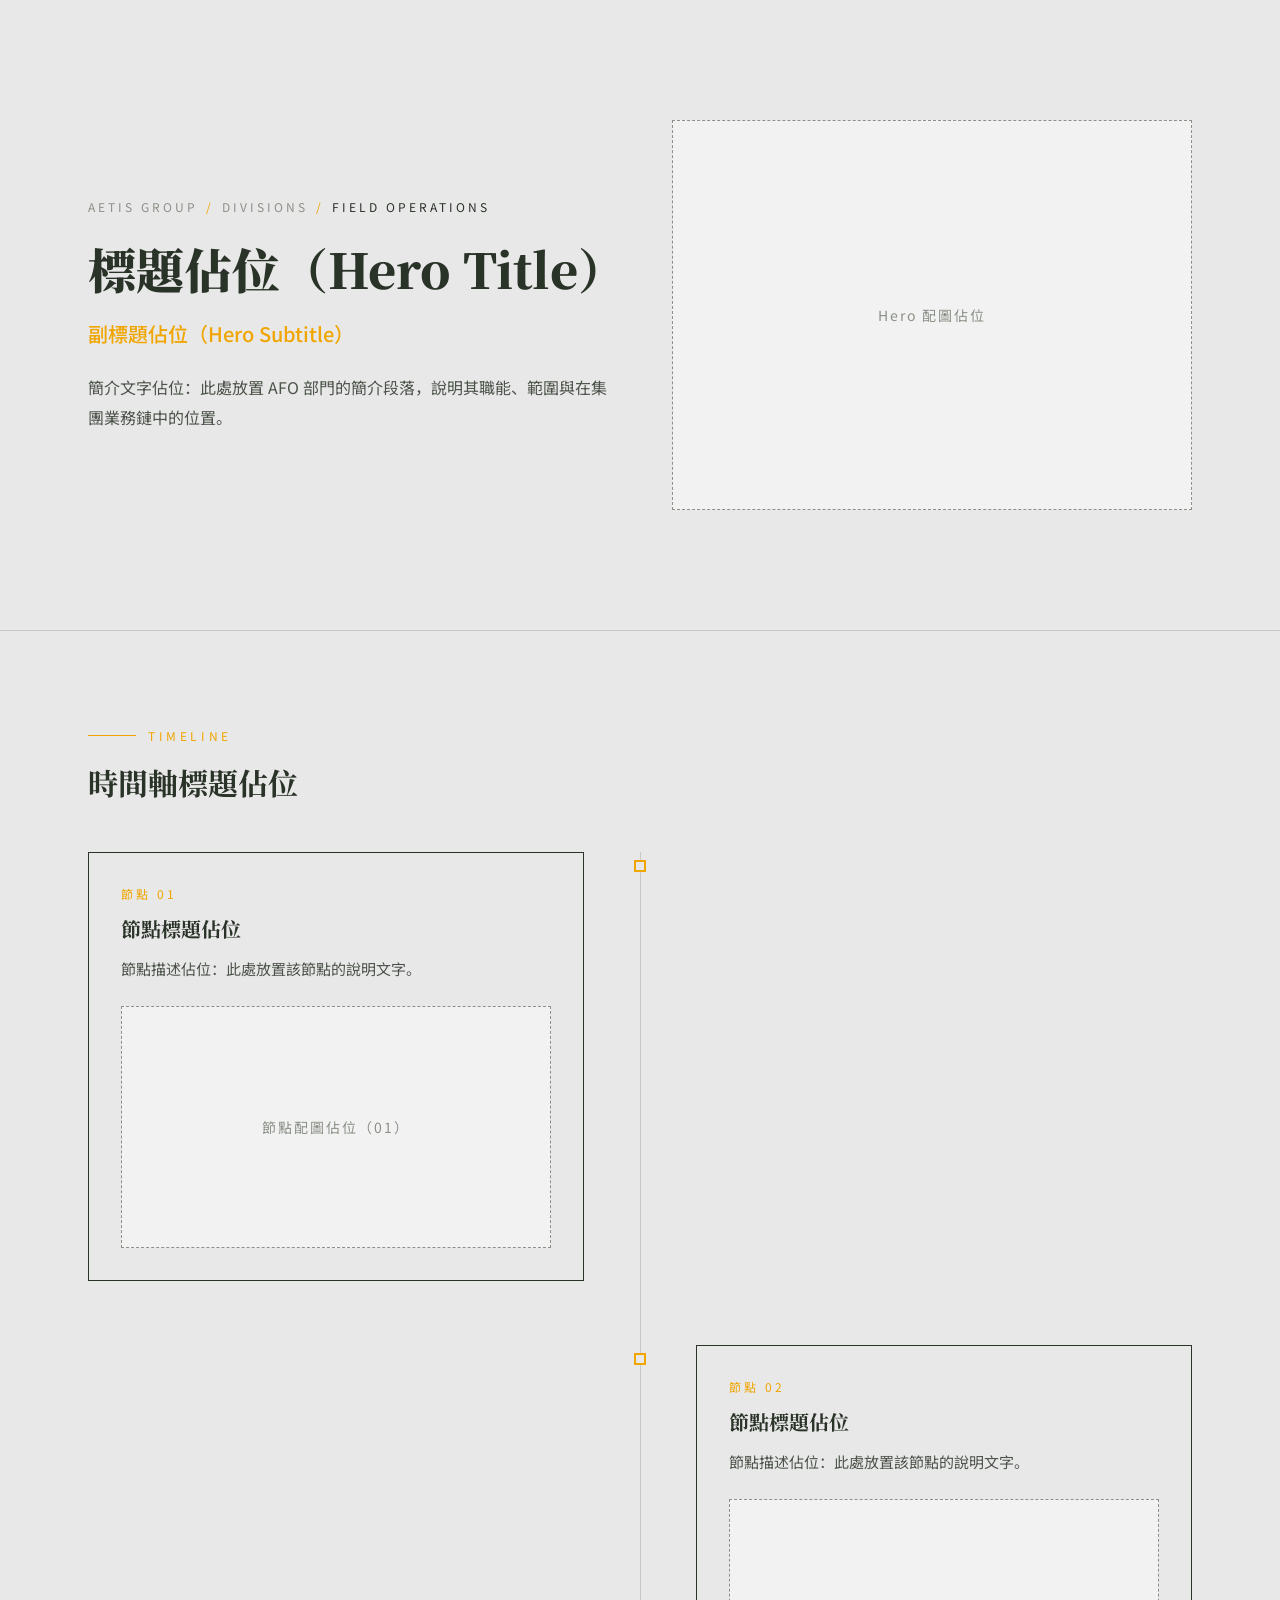
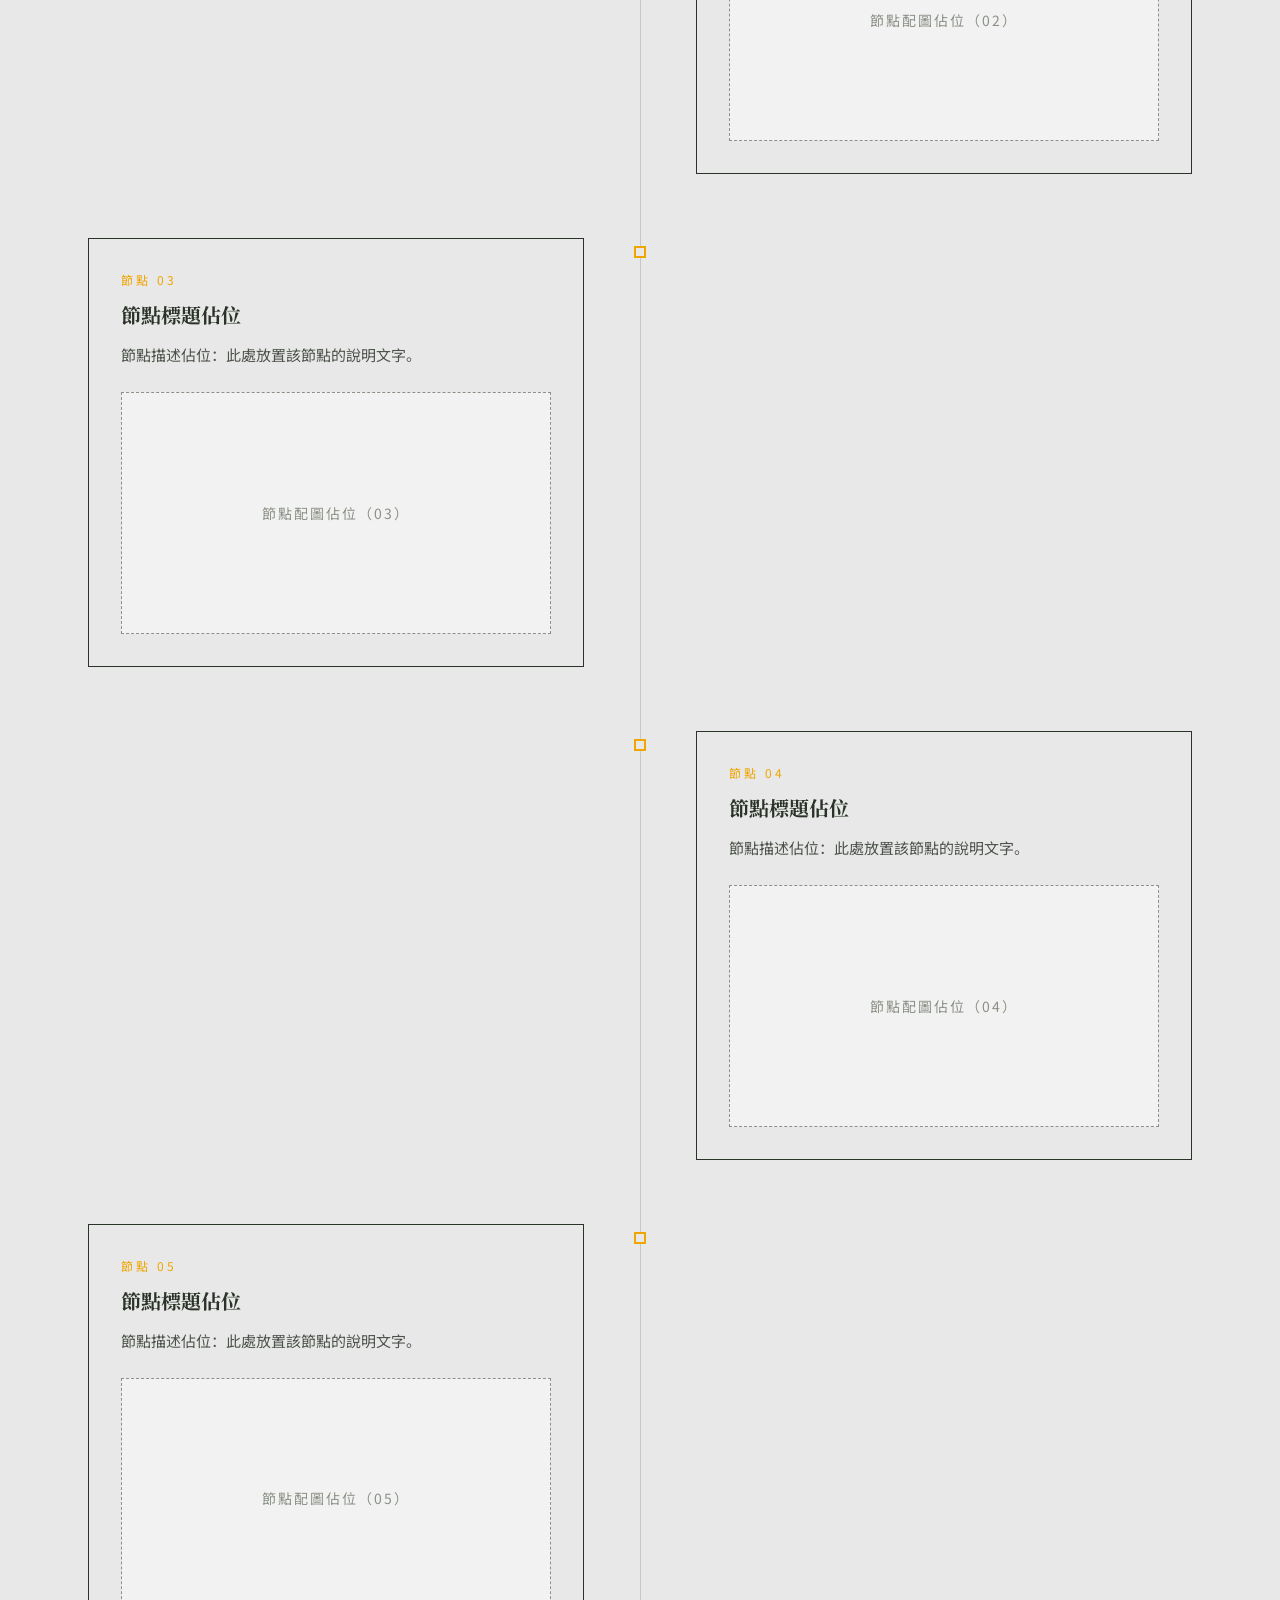
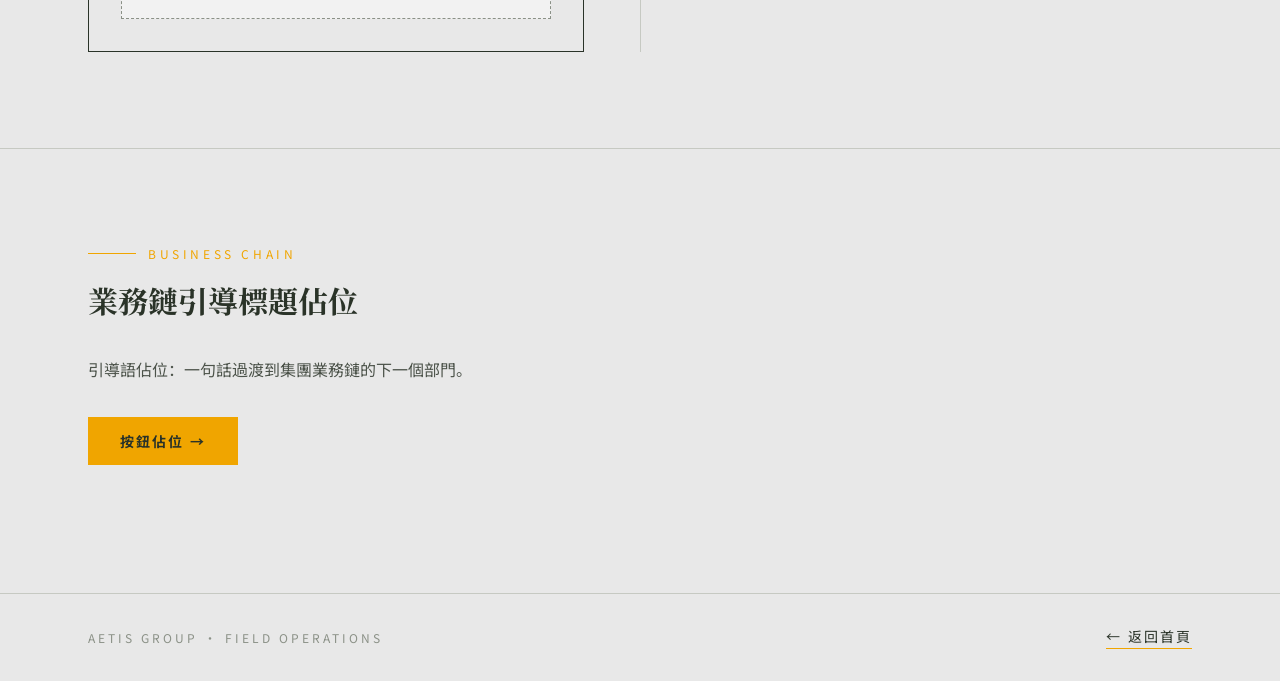
<file: afo.html>
<!doctype html>
<html lang="zh-Hant">
  <head>
    <meta charset="UTF-8" />
    <meta name="viewport" content="width=device-width, initial-scale=1.0" />
    <link rel="preconnect" href="https://fonts.googleapis.com" />
    <link rel="preconnect" href="https://fonts.gstatic.com" crossorigin />
    <link
      href="https://fonts.googleapis.com/css2?family=Noto+Sans+SC:wght@400;500;700&family=Noto+Serif+SC:wght@600;700;900&display=swap"
      rel="stylesheet"
    />
    <title>AETIS Field Operations</title>
    <style>
      :root {
        --bg: #e8e8e8;
        --main: #2a3328;
        --accent: #f0a500;
        --gray-dark: #4c534a;
        --gray-mid: #8b9187;
        --gray-line: #c6c9c2;
      }

      * {
        margin: 0;
        padding: 0;
        box-sizing: border-box;
        border-radius: 0;
      }

      body {
        background: var(--bg);
        color: var(--gray-dark);
        font-family: 'Noto Sans SC', -apple-system, BlinkMacSystemFont, 'Segoe UI', sans-serif;
      }

      .container {
        max-width: 72rem;
        margin: 0 auto;
        padding: 0 1.5rem;
      }

      section {
        padding: 6rem 0;
      }

      .section-label {
        display: flex;
        align-items: center;
        gap: 0.75rem;
        font-size: 0.75rem;
        letter-spacing: 0.3em;
        text-transform: uppercase;
        color: var(--accent);
      }

      .section-label::before {
        content: '';
        display: inline-block;
        width: 3rem;
        height: 1px;
        background: var(--accent);
      }

      .section-title {
        margin-top: 1rem;
        font-family: 'Noto Serif SC', Georgia, serif;
        font-size: 1.875rem;
        font-weight: 700;
        color: var(--main);
      }

      /* ---------- Hero ---------- */

      .hero {
        min-height: 70vh;
        display: flex;
        align-items: center;
      }

      .hero-grid {
        display: grid;
        grid-template-columns: 1fr;
        gap: 4rem;
        align-items: center;
      }

      @media (min-width: 768px) {
        .hero-grid {
          grid-template-columns: 1fr 1fr;
        }
      }

      .hero-crumb {
        font-size: 0.75rem;
        letter-spacing: 0.25em;
        text-transform: uppercase;
        color: var(--gray-mid);
      }

      .hero-crumb .sep {
        color: var(--accent);
        margin: 0 0.5rem;
      }

      .hero-crumb .current {
        color: var(--main);
      }

      .hero-title {
        margin-top: 1.5rem;
        font-family: 'Noto Serif SC', Georgia, serif;
        font-size: 3rem;
        font-weight: 900;
        line-height: 1.25;
        color: var(--main);
      }

      .hero-sub {
        margin-top: 1.25rem;
        font-size: 1.25rem;
        font-weight: 500;
        color: var(--accent);
      }

      .hero-body {
        margin-top: 1.5rem;
        max-width: 34rem;
        font-size: 1rem;
        line-height: 1.9;
        color: var(--gray-dark);
      }

      .placeholder-box {
        aspect-ratio: 4 / 3;
        width: 100%;
        display: flex;
        align-items: center;
        justify-content: center;
        border: 1px dashed var(--gray-mid);
        background: rgba(255, 255, 255, 0.4);
        font-size: 0.875rem;
        letter-spacing: 0.15em;
        color: var(--gray-mid);
        text-align: center;
        padding: 1rem;
      }

      /* ---------- 垂直時間軸 ---------- */

      .timeline-sec {
        border-top: 1px solid var(--gray-line);
      }

      .timeline {
        position: relative;
        margin-top: 3rem;
      }

      .timeline::before {
        content: '';
        position: absolute;
        top: 0;
        bottom: 0;
        left: 1.25rem;
        width: 1px;
        background: var(--gray-line);
      }

      .tl-item {
        position: relative;
        padding-left: 3.5rem;
        padding-bottom: 3rem;
      }

      .tl-item:last-child {
        padding-bottom: 0;
      }

      .tl-dot {
        position: absolute;
        top: 0.5rem;
        left: 1.25rem;
        width: 0.75rem;
        height: 0.75rem;
        background: var(--bg);
        border: 2px solid var(--accent);
        transform: translateX(-50%);
      }

      .tl-card {
        border: 1px solid var(--main);
        padding: 2rem;
      }

      .tl-index {
        font-size: 0.75rem;
        letter-spacing: 0.25em;
        text-transform: uppercase;
        color: var(--accent);
      }

      .tl-title {
        margin-top: 0.75rem;
        font-family: 'Noto Serif SC', Georgia, serif;
        font-size: 1.25rem;
        font-weight: 700;
        color: var(--main);
      }

      .tl-desc {
        margin-top: 0.75rem;
        font-size: 0.9375rem;
        line-height: 1.8;
        color: var(--gray-dark);
      }

      .tl-img {
        margin-top: 1.5rem;
        aspect-ratio: 16 / 9;
      }

      @media (min-width: 768px) {
        .timeline::before {
          left: 50%;
        }

        .tl-item {
          width: 50%;
          padding-left: 0;
          padding-bottom: 4rem;
        }

        .tl-item:nth-child(odd) {
          padding-right: 3.5rem;
        }

        .tl-item:nth-child(odd) .tl-dot {
          left: auto;
          right: 0;
          transform: translateX(50%);
        }

        .tl-item:nth-child(even) {
          margin-left: 50%;
          padding-left: 3.5rem;
        }

        .tl-item:nth-child(even) .tl-dot {
          left: 0;
          transform: translateX(-50%);
        }
      }

      /* ---------- 底部引導 ---------- */

      .cta {
        border-top: 1px solid var(--gray-line);
        padding-bottom: 8rem;
      }

      .cta-text {
        margin-top: 2rem;
        max-width: 40rem;
        font-size: 1rem;
        line-height: 1.9;
        color: var(--gray-dark);
      }

      .cta-btn {
        margin-top: 2rem;
        display: inline-flex;
        align-items: center;
        gap: 0.5rem;
        background: var(--accent);
        color: var(--main);
        font-weight: 700;
        padding: 0.875rem 2rem;
        font-size: 0.875rem;
        letter-spacing: 0.15em;
        text-decoration: none;
        transition: opacity 0.2s ease;
      }

      .cta-btn:hover {
        opacity: 0.85;
      }

      /* ---------- 頁腳 ---------- */

      .footer {
        border-top: 1px solid var(--gray-line);
        padding: 2rem 0;
      }

      .footer .container {
        display: flex;
        justify-content: space-between;
        align-items: center;
        gap: 1rem;
        flex-wrap: wrap;
      }

      .footer a {
        color: var(--main);
        font-size: 0.875rem;
        letter-spacing: 0.15em;
        text-decoration: none;
        border-bottom: 1px solid var(--accent);
        padding-bottom: 0.125rem;
      }

      .footer span {
        font-size: 0.75rem;
        letter-spacing: 0.25em;
        color: var(--gray-mid);
      }
    </style>
  </head>
  <body>
    <!-- 01 Hero -->
    <section class="hero">
      <div class="container">
        <div class="hero-grid">
          <div>
            <div class="hero-crumb">
              AETIS GROUP<span class="sep">/</span>DIVISIONS<span class="sep">/</span><span class="current">FIELD OPERATIONS</span>
            </div>
            <h1 class="hero-title">標題佔位（Hero Title）</h1>
            <p class="hero-sub">副標題佔位（Hero Subtitle）</p>
            <p class="hero-body">簡介文字佔位：此處放置 AFO 部門的簡介段落，說明其職能、範圍與在集團業務鏈中的位置。</p>
          </div>
          <div class="placeholder-box">Hero 配圖佔位</div>
        </div>
      </div>
    </section>

    <!-- 02 垂直時間軸 -->
    <section class="timeline-sec">
      <div class="container">
        <div class="section-label">Timeline</div>
        <h2 class="section-title">時間軸標題佔位</h2>

        <div class="timeline">
          <!-- 節點 01 -->
          <div class="tl-item">
            <span class="tl-dot" aria-hidden></span>
            <div class="tl-card">
              <div class="tl-index">節點 01</div>
              <h3 class="tl-title">節點標題佔位</h3>
              <p class="tl-desc">節點描述佔位：此處放置該節點的說明文字。</p>
              <div class="placeholder-box tl-img">節點配圖佔位（01）</div>
            </div>
          </div>

          <!-- 節點 02 -->
          <div class="tl-item">
            <span class="tl-dot" aria-hidden></span>
            <div class="tl-card">
              <div class="tl-index">節點 02</div>
              <h3 class="tl-title">節點標題佔位</h3>
              <p class="tl-desc">節點描述佔位：此處放置該節點的說明文字。</p>
              <div class="placeholder-box tl-img">節點配圖佔位（02）</div>
            </div>
          </div>

          <!-- 節點 03 -->
          <div class="tl-item">
            <span class="tl-dot" aria-hidden></span>
            <div class="tl-card">
              <div class="tl-index">節點 03</div>
              <h3 class="tl-title">節點標題佔位</h3>
              <p class="tl-desc">節點描述佔位：此處放置該節點的說明文字。</p>
              <div class="placeholder-box tl-img">節點配圖佔位（03）</div>
            </div>
          </div>

          <!-- 節點 04 -->
          <div class="tl-item">
            <span class="tl-dot" aria-hidden></span>
            <div class="tl-card">
              <div class="tl-index">節點 04</div>
              <h3 class="tl-title">節點標題佔位</h3>
              <p class="tl-desc">節點描述佔位：此處放置該節點的說明文字。</p>
              <div class="placeholder-box tl-img">節點配圖佔位（04）</div>
            </div>
          </div>

          <!-- 節點 05 -->
          <div class="tl-item">
            <span class="tl-dot" aria-hidden></span>
            <div class="tl-card">
              <div class="tl-index">節點 05</div>
              <h3 class="tl-title">節點標題佔位</h3>
              <p class="tl-desc">節點描述佔位：此處放置該節點的說明文字。</p>
              <div class="placeholder-box tl-img">節點配圖佔位（05）</div>
            </div>
          </div>
        </div>
      </div>
    </section>

    <!-- 03 底部引導 -->
    <section class="cta">
      <div class="container">
        <div class="section-label">Business Chain</div>
        <h2 class="section-title">業務鏈引導標題佔位</h2>
        <p class="cta-text">引導語佔位：一句話過渡到集團業務鏈的下一個部門。</p>
        <!-- TODO: 填入下一個部門頁鏈接 -->
        <a class="cta-btn" href="#">按鈕佔位 →</a>
      </div>
    </section>

    <!-- 頁腳 -->
    <footer class="footer">
      <div class="container">
        <span>AETIS GROUP · FIELD OPERATIONS</span>
        <a href="/">← 返回首頁</a>
      </div>
    </footer>
  </body>
</html>
</file>
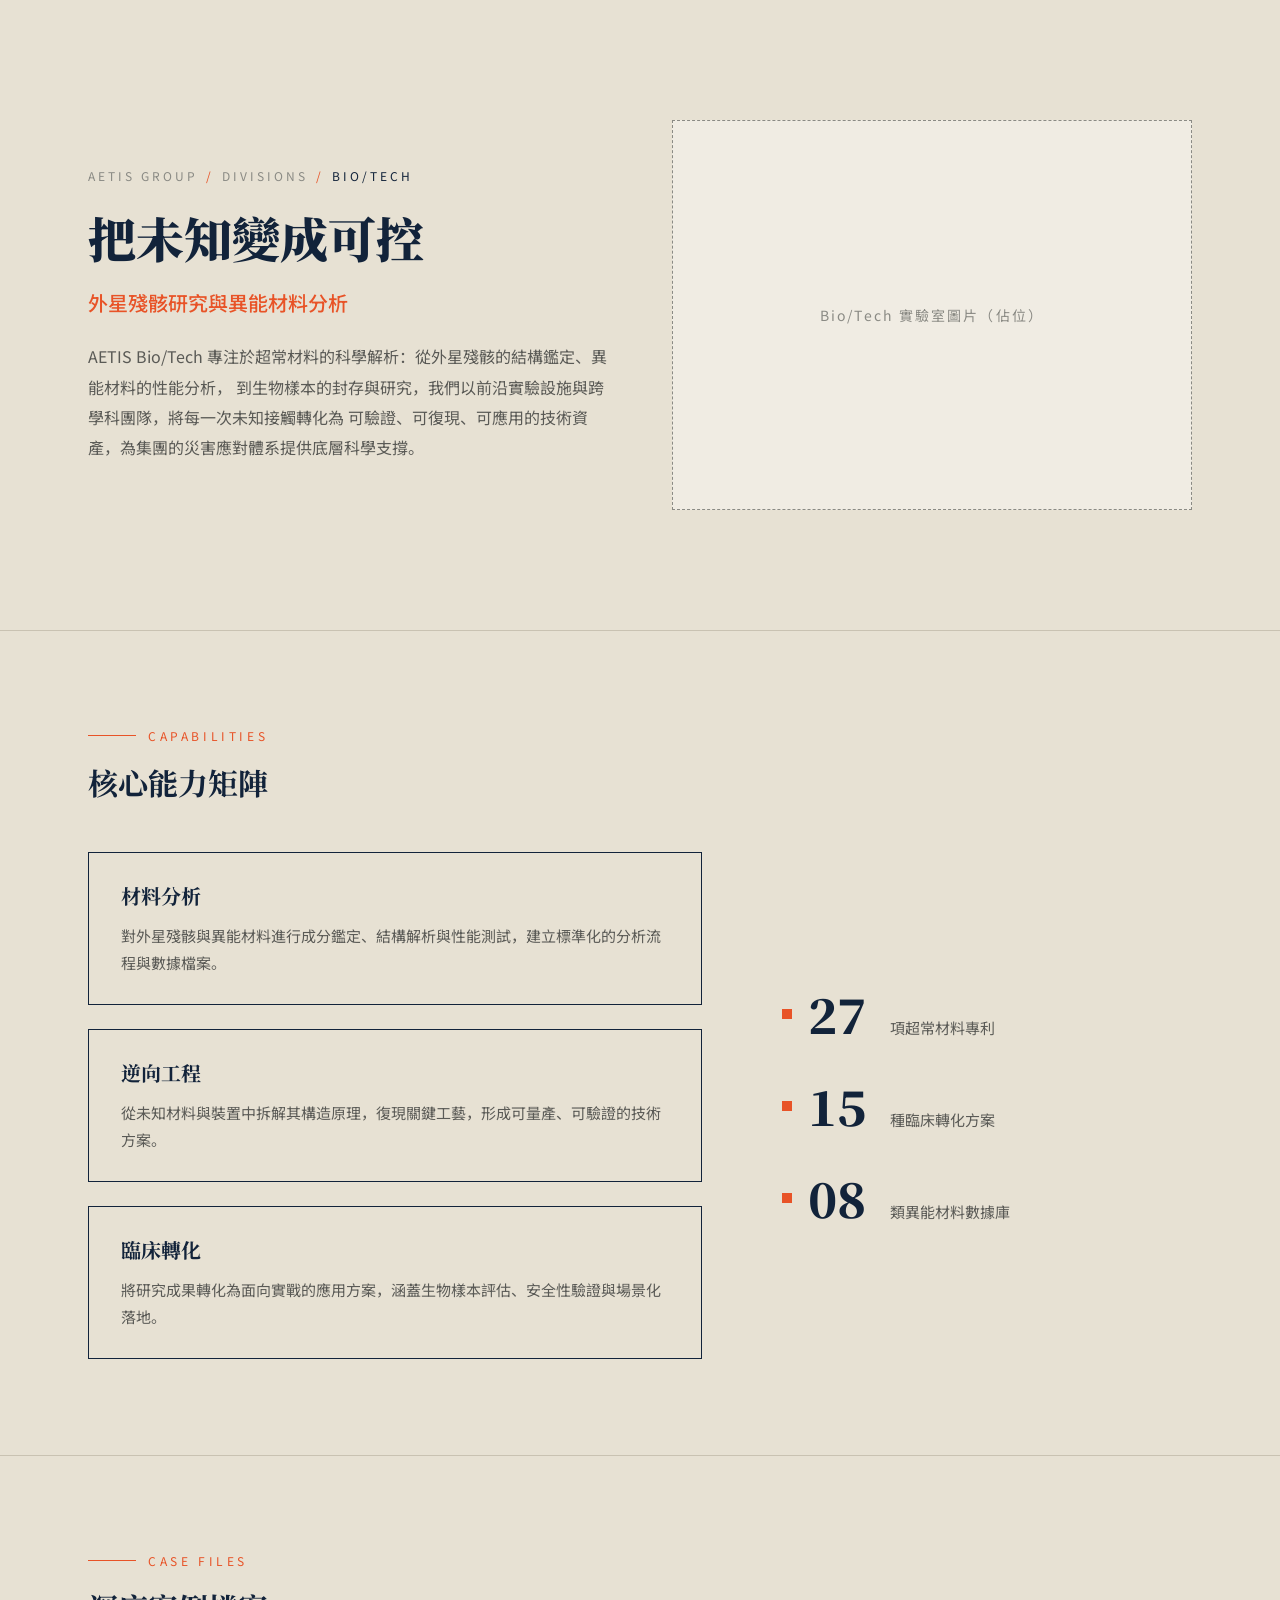
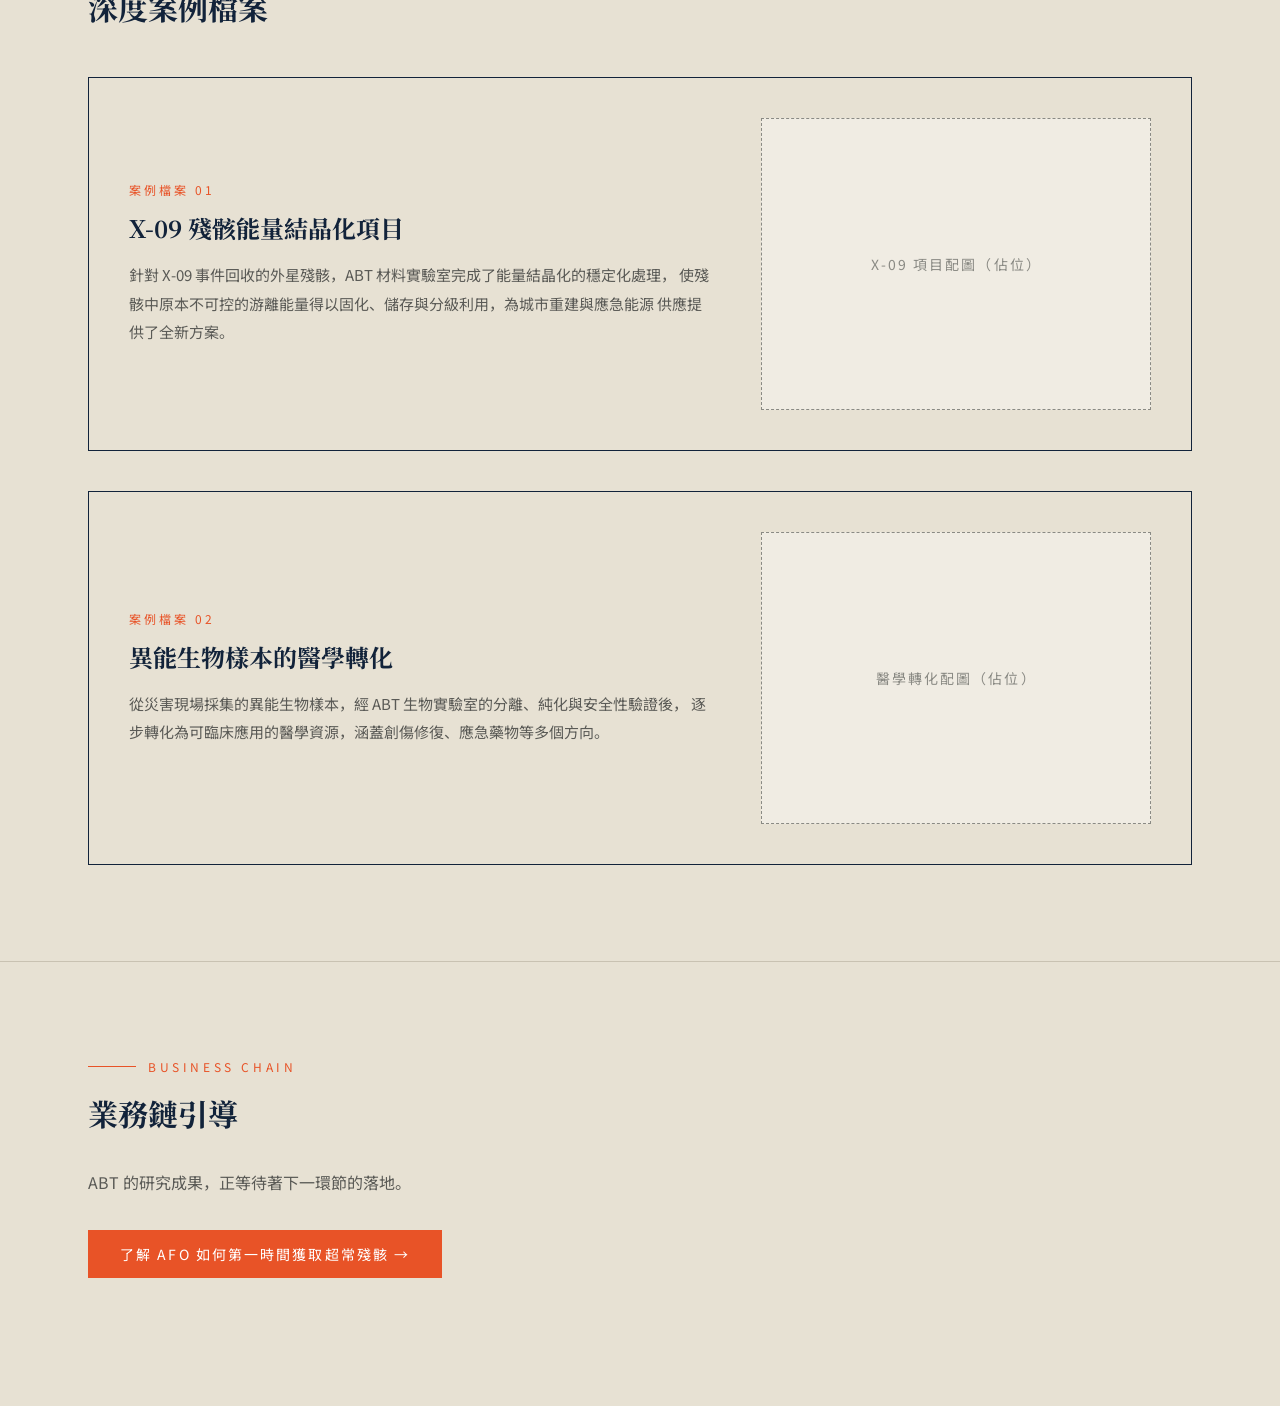
<file: bio-tech.html>
<!doctype html>
<html lang="zh-Hant">
  <head>
    <meta charset="UTF-8" />
    <meta name="viewport" content="width=device-width, initial-scale=1.0" />
    <link rel="preconnect" href="https://fonts.googleapis.com" />
    <link rel="preconnect" href="https://fonts.gstatic.com" crossorigin />
    <link
      href="https://fonts.googleapis.com/css2?family=Noto+Sans+SC:wght@400;500;700&family=Noto+Serif+SC:wght@600;700;900&display=swap"
      rel="stylesheet"
    />
    <title>AETIS Bio/Tech</title>
    <style>
      :root {
        --bg: #e7e1d3;
        --main: #12233a;
        --accent: #e85327;
        --gray-dark: #5a5a56;
        --gray-mid: #8a8a84;
        --gray-line: #c9c2b2;
      }

      * {
        margin: 0;
        padding: 0;
        box-sizing: border-box;
        border-radius: 0;
      }

      body {
        background: var(--bg);
        color: var(--gray-dark);
        font-family: 'Noto Sans SC', -apple-system, BlinkMacSystemFont, 'Segoe UI', sans-serif;
      }

      .serif {
        font-family: 'Noto Serif SC', Georgia, 'Times New Roman', serif;
      }

      .container {
        max-width: 72rem;
        margin: 0 auto;
        padding: 0 1.5rem;
      }

      section {
        padding: 6rem 0;
      }

      .section-label {
        display: flex;
        align-items: center;
        gap: 0.75rem;
        font-size: 0.75rem;
        letter-spacing: 0.3em;
        text-transform: uppercase;
        color: var(--accent);
      }

      .section-label::before {
        content: '';
        display: inline-block;
        width: 3rem;
        height: 1px;
        background: var(--accent);
      }

      .section-title {
        margin-top: 1rem;
        font-family: 'Noto Serif SC', Georgia, serif;
        font-size: 1.875rem;
        font-weight: 700;
        color: var(--main);
      }

      /* ---------- 区块占位框架 ---------- */

      .hero {
        min-height: 70vh;
        display: flex;
        align-items: center;
      }

      .hero-grid {
        display: grid;
        grid-template-columns: 1fr;
        gap: 4rem;
        align-items: center;
      }

      @media (min-width: 768px) {
        .hero-grid {
          grid-template-columns: 1fr 1fr;
        }
      }

      .hero-crumb {
        font-size: 0.75rem;
        letter-spacing: 0.25em;
        text-transform: uppercase;
        color: var(--gray-mid);
      }

      .hero-crumb .sep {
        color: var(--accent);
        margin: 0 0.5rem;
      }

      .hero-crumb .current {
        color: var(--main);
      }

      .hero-title {
        margin-top: 1.5rem;
        font-family: 'Noto Serif SC', Georgia, serif;
        font-size: 3rem;
        font-weight: 900;
        line-height: 1.25;
        color: var(--main);
      }

      .hero-sub {
        margin-top: 1.25rem;
        font-size: 1.25rem;
        font-weight: 500;
        color: var(--accent);
      }

      .hero-body {
        margin-top: 1.5rem;
        max-width: 34rem;
        font-size: 1rem;
        line-height: 1.9;
        color: var(--gray-dark);
      }

      .placeholder-box {
        aspect-ratio: 4 / 3;
        width: 100%;
        display: flex;
        align-items: center;
        justify-content: center;
        border: 1px dashed var(--gray-mid);
        background: rgba(255, 255, 255, 0.35);
        font-size: 0.875rem;
        letter-spacing: 0.15em;
        color: var(--gray-mid);
        text-align: center;
        padding: 1rem;
      }

      .matrix {
        border-top: 1px solid var(--gray-line);
      }

      .cases {
        border-top: 1px solid var(--gray-line);
      }

      .cta {
        border-top: 1px solid var(--gray-line);
        padding-bottom: 8rem;
      }

      /* ---------- 深度案例檔案 ---------- */

      .case-list {
        margin-top: 3rem;
        display: flex;
        flex-direction: column;
        gap: 2.5rem;
      }

      .case-card {
        display: grid;
        grid-template-columns: 1fr;
        gap: 2rem;
        align-items: center;
        border: 1px solid var(--main);
        padding: 2.5rem;
      }

      @media (min-width: 768px) {
        .case-card {
          grid-template-columns: 3fr 2fr;
          gap: 3rem;
        }
      }

      .case-index {
        font-size: 0.75rem;
        letter-spacing: 0.25em;
        text-transform: uppercase;
        color: var(--accent);
      }

      .case-card h3 {
        margin-top: 0.75rem;
        font-family: 'Noto Serif SC', Georgia, serif;
        font-size: 1.5rem;
        font-weight: 700;
        color: var(--main);
      }

      .case-card p {
        margin-top: 1rem;
        font-size: 0.9375rem;
        line-height: 1.9;
        color: var(--gray-dark);
      }

      /* ---------- 業務鏈引導 ---------- */

      .cta-text {
        margin-top: 2rem;
        max-width: 40rem;
        font-size: 1rem;
        line-height: 1.9;
        color: var(--gray-dark);
      }

      .cta-btn {
        margin-top: 2rem;
        display: inline-flex;
        align-items: center;
        gap: 0.5rem;
        background: var(--accent);
        color: #fff;
        padding: 0.875rem 2rem;
        font-size: 0.875rem;
        letter-spacing: 0.15em;
        text-decoration: none;
        transition: background 0.2s ease;
      }

      .cta-btn:hover {
        background: #c8431a;
      }

      /* ---------- 核心能力矩陣 ---------- */

      .matrix-grid {
        display: grid;
        grid-template-columns: 1fr;
        gap: 4rem;
        margin-top: 3rem;
      }

      @media (min-width: 768px) {
        .matrix-grid {
          grid-template-columns: 3fr 2fr;
          gap: 5rem;
        }
      }

      .cap-list {
        display: flex;
        flex-direction: column;
        gap: 1.5rem;
      }

      .cap-box {
        border: 1px solid var(--main);
        padding: 1.75rem 2rem;
      }

      .cap-box h3 {
        font-family: 'Noto Serif SC', Georgia, serif;
        font-size: 1.25rem;
        font-weight: 700;
        color: var(--main);
      }

      .cap-box p {
        margin-top: 0.75rem;
        font-size: 0.9375rem;
        line-height: 1.8;
        color: var(--gray-dark);
      }

      .stat-list {
        display: flex;
        flex-direction: column;
        justify-content: center;
        gap: 2.75rem;
      }

      .stat-item {
        display: flex;
        align-items: baseline;
        gap: 1rem;
      }

      .stat-sq {
        align-self: center;
        width: 0.625rem;
        height: 0.625rem;
        background: var(--accent);
        flex-shrink: 0;
      }

      .stat-num {
        font-family: 'Noto Serif SC', Georgia, serif;
        font-size: 3rem;
        font-weight: 900;
        line-height: 1;
        color: var(--main);
      }

      .stat-label {
        margin-left: 0.5rem;
        font-size: 0.9375rem;
        color: var(--gray-dark);
      }
    </style>
  </head>
  <body>
    <!-- 01 Hero -->
    <section class="hero">
      <div class="container">
        <div class="hero-grid">
          <div>
            <div class="hero-crumb">
              AETIS GROUP<span class="sep">/</span>DIVISIONS<span class="sep">/</span><span class="current">BIO/TECH</span>
            </div>
            <h1 class="serif hero-title">把未知變成可控</h1>
            <p class="hero-sub">外星殘骸研究與異能材料分析</p>
            <p class="hero-body">
              AETIS Bio/Tech 專注於超常材料的科學解析：從外星殘骸的結構鑑定、異能材料的性能分析，
              到生物樣本的封存與研究，我們以前沿實驗設施與跨學科團隊，將每一次未知接觸轉化為
              可驗證、可復現、可應用的技術資產，為集團的災害應對體系提供底層科學支撐。
            </p>
          </div>
          <div class="placeholder-box">Bio/Tech 實驗室圖片（佔位）</div>
        </div>
      </div>
    </section>

    <!-- 02 核心能力矩阵 -->
    <section class="matrix">
      <div class="container">
        <div class="section-label">Capabilities</div>
        <h2 class="section-title">核心能力矩陣</h2>

        <div class="matrix-grid">
          <!-- 左：三個能力模組 -->
          <div class="cap-list">
            <div class="cap-box">
              <h3>材料分析</h3>
              <p>對外星殘骸與異能材料進行成分鑑定、結構解析與性能測試，建立標準化的分析流程與數據檔案。</p>
            </div>
            <div class="cap-box">
              <h3>逆向工程</h3>
              <p>從未知材料與裝置中拆解其構造原理，復現關鍵工藝，形成可量產、可驗證的技術方案。</p>
            </div>
            <div class="cap-box">
              <h3>臨床轉化</h3>
              <p>將研究成果轉化為面向實戰的應用方案，涵蓋生物樣本評估、安全性驗證與場景化落地。</p>
            </div>
          </div>

          <!-- 右：三組大數字 -->
          <div class="stat-list">
            <div class="stat-item">
              <span class="stat-sq"></span>
              <span class="stat-num">27</span>
              <span class="stat-label">項超常材料專利</span>
            </div>
            <div class="stat-item">
              <span class="stat-sq"></span>
              <span class="stat-num">15</span>
              <span class="stat-label">種臨床轉化方案</span>
            </div>
            <div class="stat-item">
              <span class="stat-sq"></span>
              <span class="stat-num">08</span>
              <span class="stat-label">類異能材料數據庫</span>
            </div>
          </div>
        </div>
      </div>
    </section>

    <!-- 03 深度案例档案 -->
    <section class="cases">
      <div class="container">
        <div class="section-label">Case Files</div>
        <h2 class="section-title">深度案例檔案</h2>

        <div class="case-list">
          <!-- 案例一 -->
          <article class="case-card">
            <div>
              <div class="case-index">案例檔案 01</div>
              <h3>X-09 殘骸能量結晶化項目</h3>
              <p>
                針對 X-09 事件回收的外星殘骸，ABT 材料實驗室完成了能量結晶化的穩定化處理，
                使殘骸中原本不可控的游離能量得以固化、儲存與分級利用，為城市重建與應急能源
                供應提供了全新方案。
              </p>
            </div>
            <div class="placeholder-box">X-09 項目配圖（佔位）</div>
          </article>

          <!-- 案例二 -->
          <article class="case-card">
            <div>
              <div class="case-index">案例檔案 02</div>
              <h3>異能生物樣本的醫學轉化</h3>
              <p>
                從災害現場採集的異能生物樣本，經 ABT 生物實驗室的分離、純化與安全性驗證後，
                逐步轉化為可臨床應用的醫學資源，涵蓋創傷修復、應急藥物等多個方向。
              </p>
            </div>
            <div class="placeholder-box">醫學轉化配圖（佔位）</div>
          </article>
        </div>
      </div>
    </section>

    <!-- 04 底部业务链引导 -->
    <section class="cta">
      <div class="container">
        <div class="section-label">Business Chain</div>
        <h2 class="section-title">業務鏈引導</h2>
        <p class="cta-text">ABT 的研究成果，正等待著下一環節的落地。</p>
        <a class="cta-btn" href="afo.html">了解 AFO 如何第一時間獲取超常殘骸 →</a>
      </div>
    </section>
  </body>
</html>
</file>
